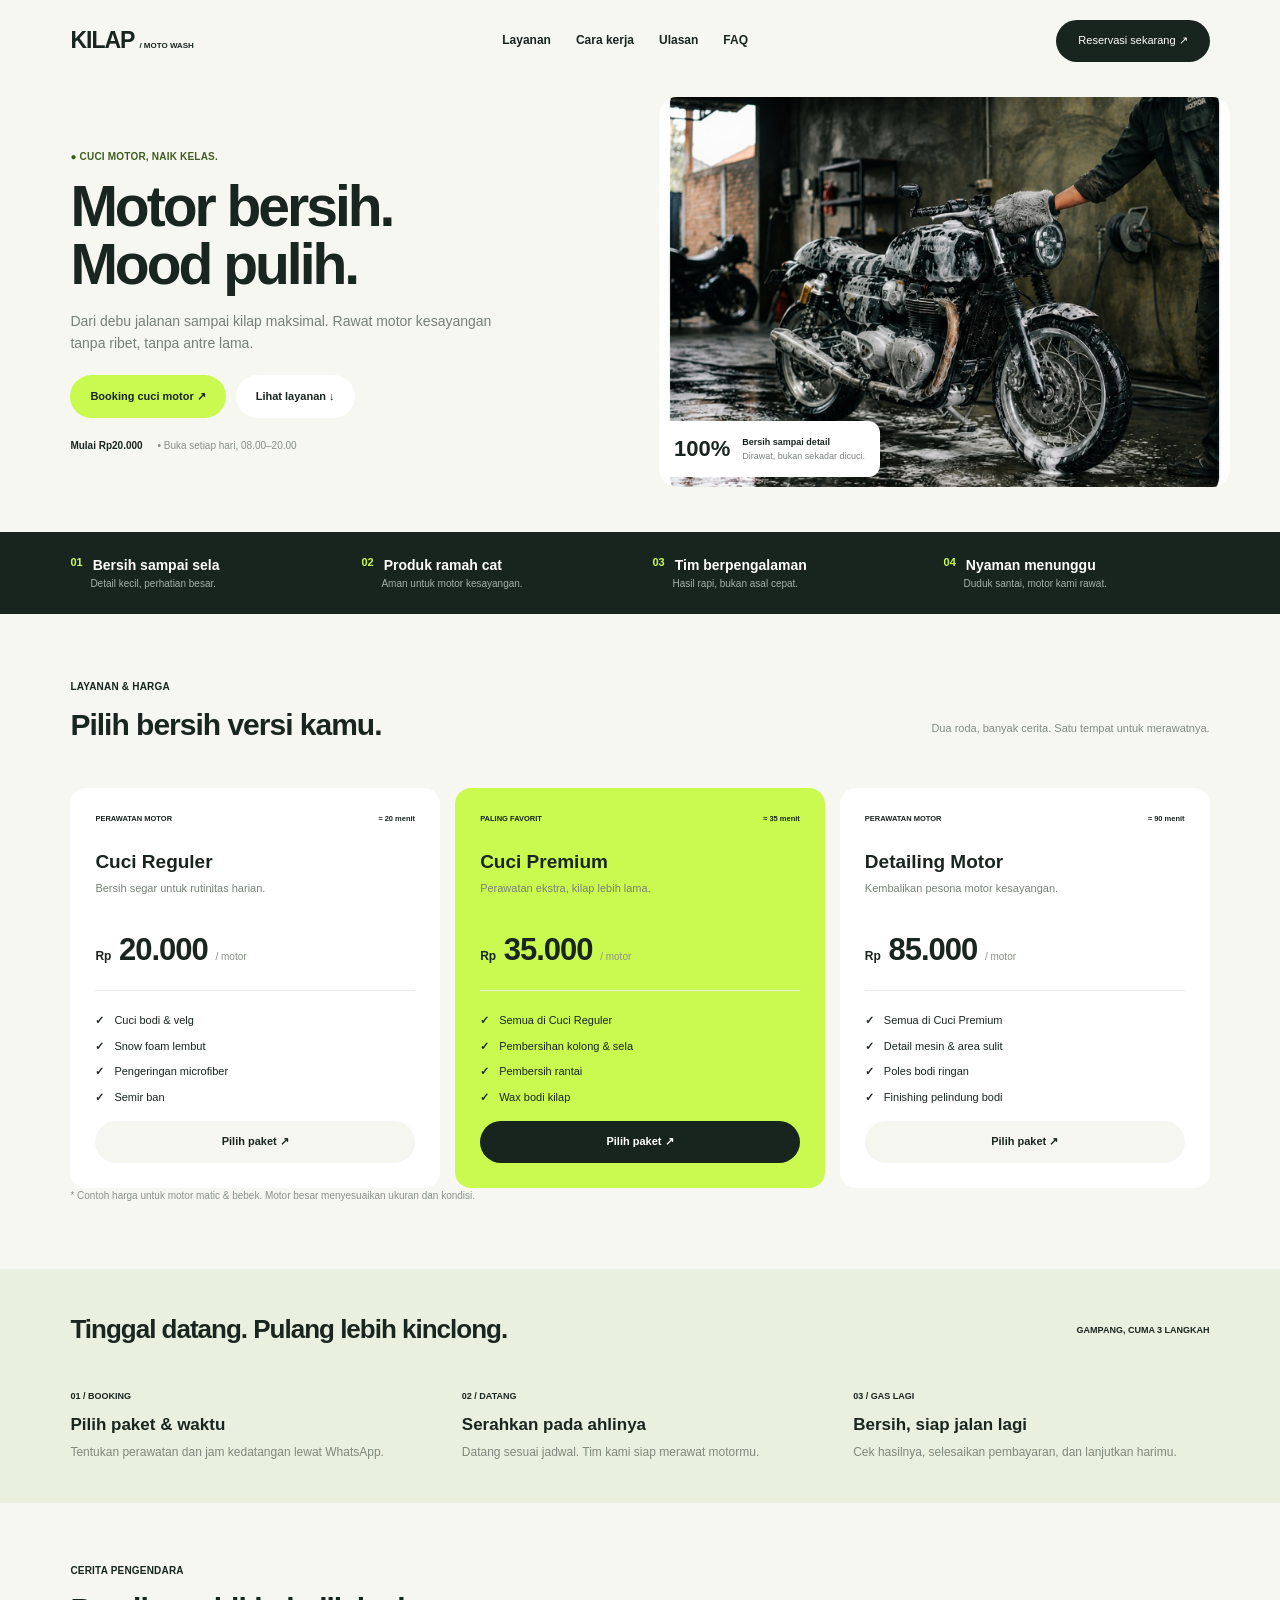
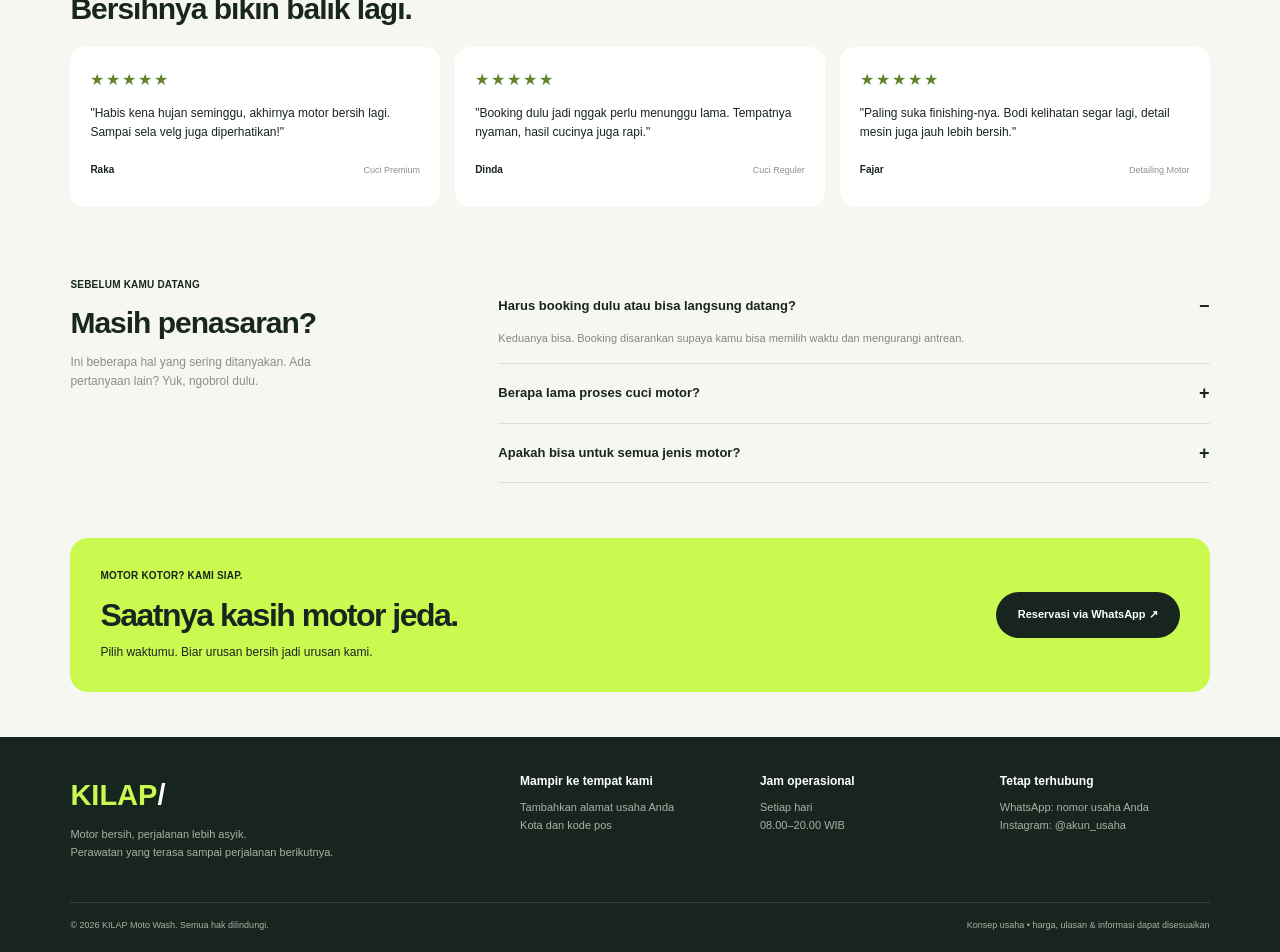
<file: index.html>
<!DOCTYPE html>
<html lang="id">
<head>
    <meta charset="UTF-8">
    <meta name="viewport" content="width=device-width, initial-scale=1.0">
    <title>KILAP - Moto Wash</title>

    <!-- Menghubungkan HTML dengan CSS -->
    <link rel="stylesheet" href="style.css">
</head>
<body>

    <!-- NAVBAR / MENU UTAMA -->
    <header class="navbar">
        <div class="logo">KILAP <span>/ MOTO WASH</span></div>

        <nav>
            <a href="#layanan">Layanan</a>
            <a href="#cara-kerja">Cara kerja</a>
            <a href="#ulasan">Ulasan</a>
            <a href="#faq">FAQ</a>
        </nav>

        <a href="#booking" class="btn-nav">Reservasi sekarang ↗</a>
    </header>

    <!-- BAGIAN HERO -->
    <section class="hero">
        <div class="hero-text">
            <p class="label">● CUCI MOTOR, NAIK KELAS.</p>

            <h1>Motor bersih.<br>Mood pulih.</h1>

            <p class="description">
                Dari debu jalanan sampai kilap maksimal.
                Rawat motor kesayangan tanpa ribet, tanpa antre lama.
            </p>

            <div class="hero-buttons">
                <a href="#booking" class="btn-primary">Booking cuci motor ↗</a>
                <a href="#layanan" class="btn-secondary">Lihat layanan ↓</a>
            </div>

            <p class="info">
                <strong>Mulai Rp20.000</strong>
                <span>• Buka setiap hari, 08.00–20.00</span>
            </p>
        </div>

        <div class="hero-image">
            <img src="motor-jpg.png" alt="Motor sedang dicuci">

            <div class="image-info">
                <strong>100%</strong>
                <div>
                    <b>Bersih sampai detail</b>
                    <small>Dirawat, bukan sekadar dicuci.</small>
                </div>
            </div>
        </div>
    </section>

    <!-- KEUNGGULAN -->
    <section class="features">
        <div>
            <span>01</span>
            <h4>Bersih sampai sela</h4>
            <p>Detail kecil, perhatian besar.</p>
        </div>

        <div>
            <span>02</span>
            <h4>Produk ramah cat</h4>
            <p>Aman untuk motor kesayangan.</p>
        </div>

        <div>
            <span>03</span>
            <h4>Tim berpengalaman</h4>
            <p>Hasil rapi, bukan asal cepat.</p>
        </div>

        <div>
            <span>04</span>
            <h4>Nyaman menunggu</h4>
            <p>Duduk santai, motor kami rawat.</p>
        </div>
    </section>

    <!-- LAYANAN DAN HARGA -->
    <section class="services" id="layanan">

        <div class="section-heading">
            <div>
                <p class="label">LAYANAN & HARGA</p>
                <h2>Pilih bersih versi kamu.</h2>
            </div>
            <p>Dua roda, banyak cerita. Satu tempat untuk merawatnya.</p>
        </div>

        <div class="service-container">

            <!-- PAKET REGULER -->
            <div class="service-card">
                <div class="card-top">
                    <small>PERAWATAN MOTOR</small>
                    <small>≈ 20 menit</small>
                </div>

                <h3>Cuci Reguler</h3>
                <p>Bersih segar untuk rutinitas harian.</p>

                <div class="price">
                    <span>Rp</span> 20.000
                    <small>/ motor</small>
                </div>

                <ul>
                    <li>Cuci bodi & velg</li>
                    <li>Snow foam lembut</li>
                    <li>Pengeringan microfiber</li>
                    <li>Semir ban</li>
                </ul>

                <a href="#booking" class="btn-card">Pilih paket ↗</a>
            </div>

            <!-- PAKET PREMIUM -->
            <div class="service-card featured">
                <div class="card-top">
                    <small>PALING FAVORIT</small>
                    <small>≈ 35 menit</small>
                </div>

                <h3>Cuci Premium</h3>
                <p>Perawatan ekstra, kilap lebih lama.</p>

                <div class="price">
                    <span>Rp</span> 35.000
                    <small>/ motor</small>
                </div>

                <ul>
                    <li>Semua di Cuci Reguler</li>
                    <li>Pembersihan kolong & sela</li>
                    <li>Pembersih rantai</li>
                    <li>Wax bodi kilap</li>
                </ul>

                <a href="#booking" class="btn-card dark">Pilih paket ↗</a>
            </div>

            <!-- PAKET DETAILING -->
            <div class="service-card">
                <div class="card-top">
                    <small>PERAWATAN MOTOR</small>
                    <small>≈ 90 menit</small>
                </div>

                <h3>Detailing Motor</h3>
                <p>Kembalikan pesona motor kesayangan.</p>

                <div class="price">
                    <span>Rp</span> 85.000
                    <small>/ motor</small>
                </div>

                <ul>
                    <li>Semua di Cuci Premium</li>
                    <li>Detail mesin & area sulit</li>
                    <li>Poles bodi ringan</li>
                    <li>Finishing pelindung bodi</li>
                </ul>

                <a href="#booking" class="btn-card">Pilih paket ↗</a>
            </div>

        </div>

        <p class="note">
            * Contoh harga untuk motor matic & bebek. Motor besar menyesuaikan ukuran dan kondisi.
        </p>
    </section>

    <!-- CARA KERJA -->
    <section class="steps" id="cara-kerja">
        <div class="steps-heading">
            <h2>Tinggal datang. Pulang lebih kinclong.</h2>
            <span>GAMPANG, CUMA 3 LANGKAH</span>
        </div>

        <div class="step-container">
            <div>
                <small>01 / BOOKING</small>
                <h3>Pilih paket & waktu</h3>
                <p>Tentukan perawatan dan jam kedatangan lewat WhatsApp.</p>
            </div>

            <div>
                <small>02 / DATANG</small>
                <h3>Serahkan pada ahlinya</h3>
                <p>Datang sesuai jadwal. Tim kami siap merawat motormu.</p>
            </div>

            <div>
                <small>03 / GAS LAGI</small>
                <h3>Bersih, siap jalan lagi</h3>
                <p>Cek hasilnya, selesaikan pembayaran, dan lanjutkan harimu.</p>
            </div>
        </div>
    </section>

    <!-- TESTIMONI -->
    <section class="testimonials" id="ulasan">
        <p class="label">CERITA PENGENDARA</p>
        <h2>Bersihnya bikin balik lagi.</h2>

        <div class="review-container">

            <div class="review-card">
                <div class="stars">★★★★★</div>
                <p>
                    "Habis kena hujan seminggu, akhirnya motor
                    bersih lagi. Sampai sela velg juga diperhatikan!"
                </p>
                <div class="review-bottom">
                    <b>Raka</b>
                    <small>Cuci Premium</small>
                </div>
            </div>

            <div class="review-card">
                <div class="stars">★★★★★</div>
                <p>
                    "Booking dulu jadi nggak perlu menunggu lama.
                    Tempatnya nyaman, hasil cucinya juga rapi."
                </p>
                <div class="review-bottom">
                    <b>Dinda</b>
                    <small>Cuci Reguler</small>
                </div>
            </div>

            <div class="review-card">
                <div class="stars">★★★★★</div>
                <p>
                    "Paling suka finishing-nya. Bodi kelihatan
                    segar lagi, detail mesin juga jauh lebih bersih."
                </p>
                <div class="review-bottom">
                    <b>Fajar</b>
                    <small>Detailing Motor</small>
                </div>
            </div>

        </div>
    </section>

    <!-- FAQ -->
    <section class="faq" id="faq">
        <div class="faq-intro">
            <p class="label">SEBELUM KAMU DATANG</p>
            <h2>Masih penasaran?</h2>
            <p>
                Ini beberapa hal yang sering ditanyakan.
                Ada pertanyaan lain? Yuk, ngobrol dulu.
            </p>
        </div>

        <div class="faq-list">

            <details open>
                <summary>Harus booking dulu atau bisa langsung datang?</summary>
                <p>
                    Keduanya bisa. Booking disarankan supaya kamu bisa
                    memilih waktu dan mengurangi antrean.
                </p>
            </details>

            <details>
                <summary>Berapa lama proses cuci motor?</summary>
                <p>
                    Sekitar 20–35 menit untuk cuci reguler dan premium.
                    Detailing membutuhkan sekitar 90 menit.
                </p>
            </details>

            <details>
                <summary>Apakah bisa untuk semua jenis motor?</summary>
                <p>
                    Bisa untuk motor matic, bebek, hingga motor besar.
                    Harga motor besar disesuaikan dengan ukuran dan kondisinya.
                </p>
            </details>

        </div>
    </section>

    <!-- BOOKING -->
    <section class="booking" id="booking">
        <div>
            <p class="label">MOTOR KOTOR? KAMI SIAP.</p>
            <h2>Saatnya kasih motor jeda.</h2>
            <p>Pilih waktumu. Biar urusan bersih jadi urusan kami.</p>
        </div>

        <a href="https://wa.me/6281234567890"
           target="_blank" class="btn-booking">
            Reservasi via WhatsApp ↗
        </a>
    </section>

    <!-- FOOTER -->
    <footer>
        <div class="footer-main">

            <div class="footer-brand">
                <h2>KILAP<span>/</span></h2>
                <p>
                    Motor bersih, perjalanan lebih asyik.<br>
                    Perawatan yang terasa sampai perjalanan berikutnya.
                </p>
            </div>

            <div>
                <h4>Mampir ke tempat kami</h4>
                <p>Tambahkan alamat usaha Anda<br>Kota dan kode pos</p>
            </div>

            <div>
                <h4>Jam operasional</h4>
                <p>Setiap hari<br>08.00–20.00 WIB</p>
            </div>

            <div>
                <h4>Tetap terhubung</h4>
                <p>WhatsApp: nomor usaha Anda<br>Instagram: @akun_usaha</p>
            </div>

        </div>

        <div class="footer-bottom">
            <p>© 2026 KILAP Moto Wash. Semua hak dilindungi.</p>
            <p>Konsep usaha • harga, ulasan & informasi dapat disesuaikan</p>
        </div>
    </footer>

</body>
</html>
</file>
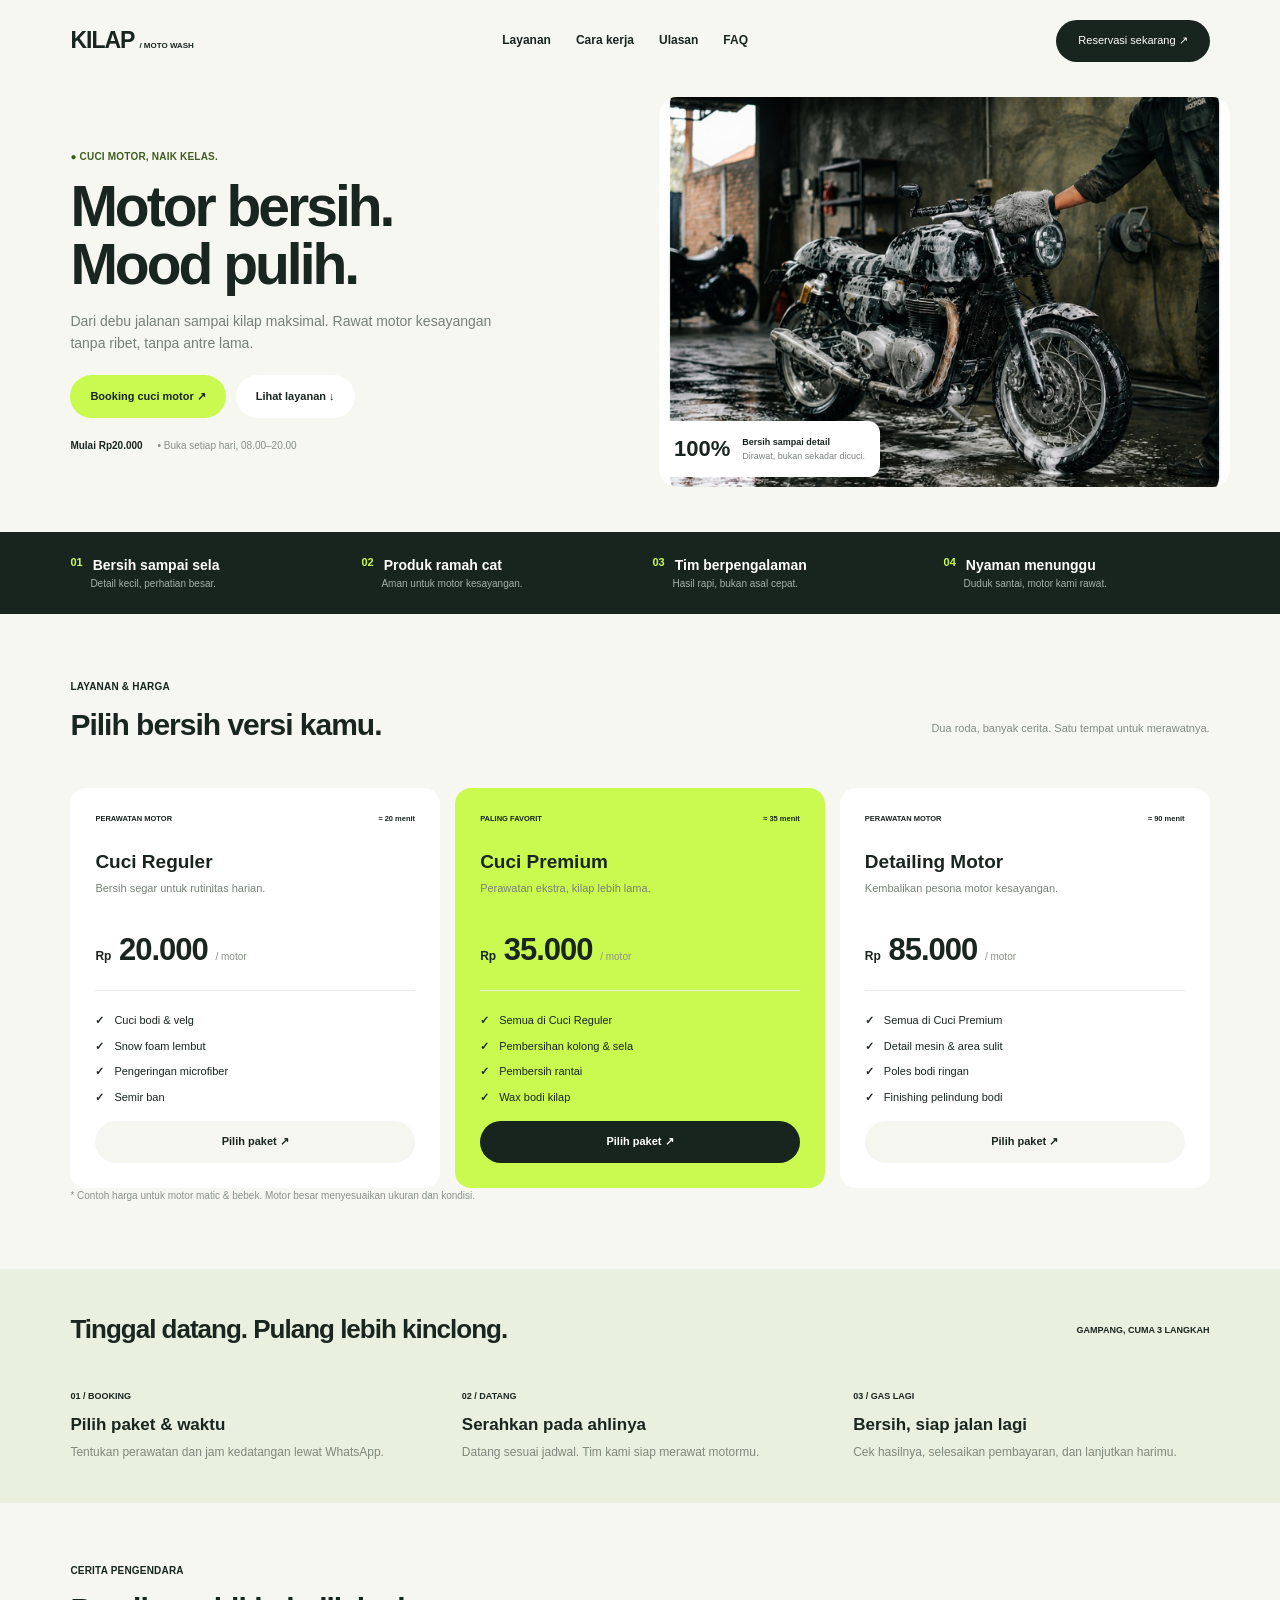
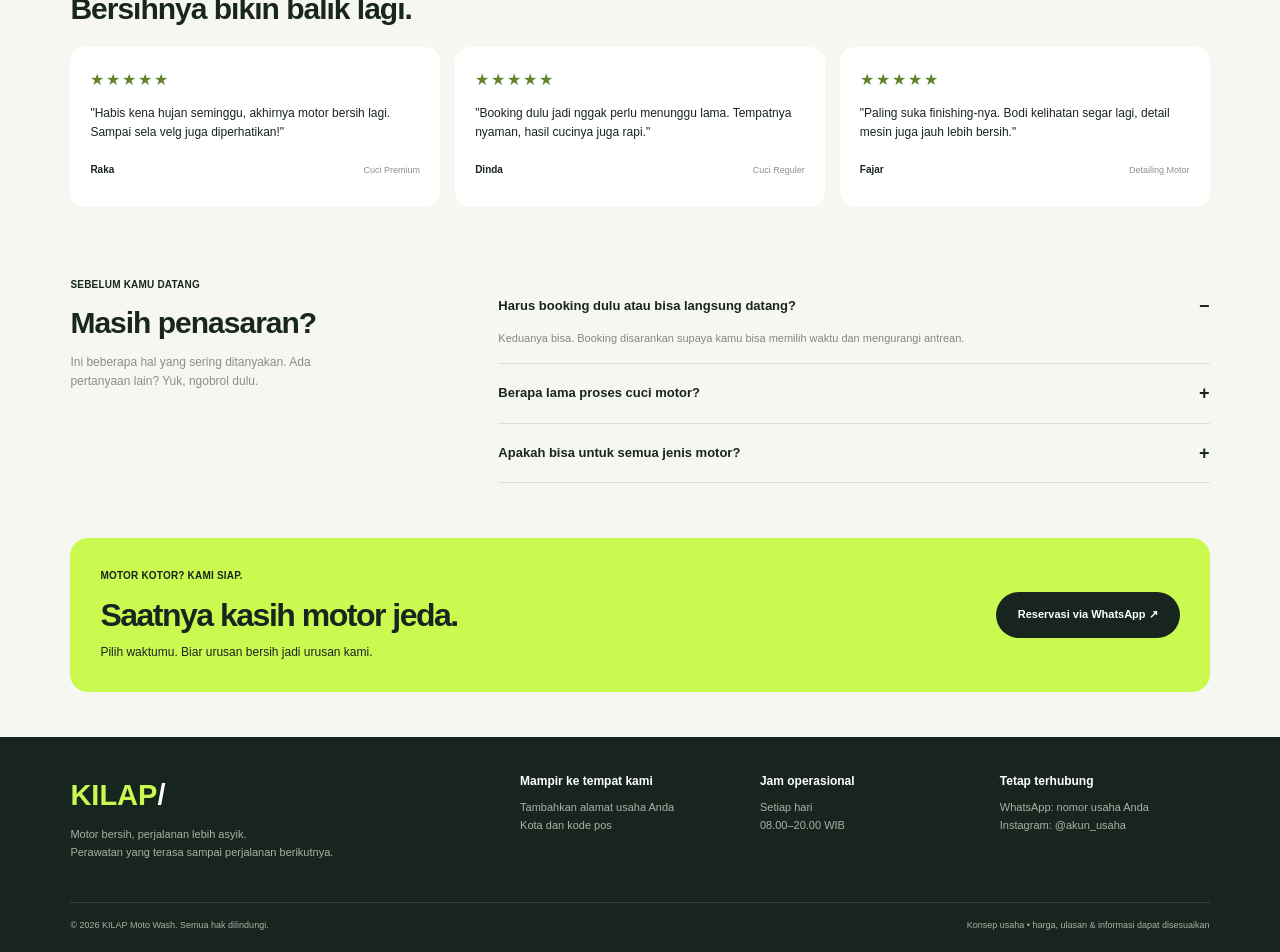
<file: indek.html>
<!DOCTYPE html>
<html lang="id">
<head>
    <meta charset="UTF-8">
    <meta name="viewport" content="width=device-width, initial-scale=1.0">
    <title>KILAP - Moto Wash</title>

    <!-- Menghubungkan HTML dengan CSS -->
    <link rel="stylesheet" href="style.css">
</head>
<body>

    <!-- NAVBAR / MENU UTAMA -->
    <header class="navbar">
        <div class="logo">KILAP <span>/ MOTO WASH</span></div>

        <nav>
            <a href="#layanan">Layanan</a>
            <a href="#cara-kerja">Cara kerja</a>
            <a href="#ulasan">Ulasan</a>
            <a href="#faq">FAQ</a>
        </nav>

        <a href="#booking" class="btn-nav">Reservasi sekarang ↗</a>
    </header>

    <!-- BAGIAN HERO -->
    <section class="hero">
        <div class="hero-text">
            <p class="label">● CUCI MOTOR, NAIK KELAS.</p>

            <h1>Motor bersih.<br>Mood pulih.</h1>

            <p class="description">
                Dari debu jalanan sampai kilap maksimal.
                Rawat motor kesayangan tanpa ribet, tanpa antre lama.
            </p>

            <div class="hero-buttons">
                <a href="#booking" class="btn-primary">Booking cuci motor ↗</a>
                <a href="#layanan" class="btn-secondary">Lihat layanan ↓</a>
            </div>

            <p class="info">
                <strong>Mulai Rp20.000</strong>
                <span>• Buka setiap hari, 08.00–20.00</span>
            </p>
        </div>

        <div class="hero-image">
            <img src="motor-jpg.png" alt="Motor sedang dicuci">

            <div class="image-info">
                <strong>100%</strong>
                <div>
                    <b>Bersih sampai detail</b>
                    <small>Dirawat, bukan sekadar dicuci.</small>
                </div>
            </div>
        </div>
    </section>

    <!-- KEUNGGULAN -->
    <section class="features">
        <div>
            <span>01</span>
            <h4>Bersih sampai sela</h4>
            <p>Detail kecil, perhatian besar.</p>
        </div>

        <div>
            <span>02</span>
            <h4>Produk ramah cat</h4>
            <p>Aman untuk motor kesayangan.</p>
        </div>

        <div>
            <span>03</span>
            <h4>Tim berpengalaman</h4>
            <p>Hasil rapi, bukan asal cepat.</p>
        </div>

        <div>
            <span>04</span>
            <h4>Nyaman menunggu</h4>
            <p>Duduk santai, motor kami rawat.</p>
        </div>
    </section>

    <!-- LAYANAN DAN HARGA -->
    <section class="services" id="layanan">

        <div class="section-heading">
            <div>
                <p class="label">LAYANAN & HARGA</p>
                <h2>Pilih bersih versi kamu.</h2>
            </div>
            <p>Dua roda, banyak cerita. Satu tempat untuk merawatnya.</p>
        </div>

        <div class="service-container">

            <!-- PAKET REGULER -->
            <div class="service-card">
                <div class="card-top">
                    <small>PERAWATAN MOTOR</small>
                    <small>≈ 20 menit</small>
                </div>

                <h3>Cuci Reguler</h3>
                <p>Bersih segar untuk rutinitas harian.</p>

                <div class="price">
                    <span>Rp</span> 20.000
                    <small>/ motor</small>
                </div>

                <ul>
                    <li>Cuci bodi & velg</li>
                    <li>Snow foam lembut</li>
                    <li>Pengeringan microfiber</li>
                    <li>Semir ban</li>
                </ul>

                <a href="#booking" class="btn-card">Pilih paket ↗</a>
            </div>

            <!-- PAKET PREMIUM -->
            <div class="service-card featured">
                <div class="card-top">
                    <small>PALING FAVORIT</small>
                    <small>≈ 35 menit</small>
                </div>

                <h3>Cuci Premium</h3>
                <p>Perawatan ekstra, kilap lebih lama.</p>

                <div class="price">
                    <span>Rp</span> 35.000
                    <small>/ motor</small>
                </div>

                <ul>
                    <li>Semua di Cuci Reguler</li>
                    <li>Pembersihan kolong & sela</li>
                    <li>Pembersih rantai</li>
                    <li>Wax bodi kilap</li>
                </ul>

                <a href="#booking" class="btn-card dark">Pilih paket ↗</a>
            </div>

            <!-- PAKET DETAILING -->
            <div class="service-card">
                <div class="card-top">
                    <small>PERAWATAN MOTOR</small>
                    <small>≈ 90 menit</small>
                </div>

                <h3>Detailing Motor</h3>
                <p>Kembalikan pesona motor kesayangan.</p>

                <div class="price">
                    <span>Rp</span> 85.000
                    <small>/ motor</small>
                </div>

                <ul>
                    <li>Semua di Cuci Premium</li>
                    <li>Detail mesin & area sulit</li>
                    <li>Poles bodi ringan</li>
                    <li>Finishing pelindung bodi</li>
                </ul>

                <a href="#booking" class="btn-card">Pilih paket ↗</a>
            </div>

        </div>

        <p class="note">
            * Contoh harga untuk motor matic & bebek. Motor besar menyesuaikan ukuran dan kondisi.
        </p>
    </section>

    <!-- CARA KERJA -->
    <section class="steps" id="cara-kerja">
        <div class="steps-heading">
            <h2>Tinggal datang. Pulang lebih kinclong.</h2>
            <span>GAMPANG, CUMA 3 LANGKAH</span>
        </div>

        <div class="step-container">
            <div>
                <small>01 / BOOKING</small>
                <h3>Pilih paket & waktu</h3>
                <p>Tentukan perawatan dan jam kedatangan lewat WhatsApp.</p>
            </div>

            <div>
                <small>02 / DATANG</small>
                <h3>Serahkan pada ahlinya</h3>
                <p>Datang sesuai jadwal. Tim kami siap merawat motormu.</p>
            </div>

            <div>
                <small>03 / GAS LAGI</small>
                <h3>Bersih, siap jalan lagi</h3>
                <p>Cek hasilnya, selesaikan pembayaran, dan lanjutkan harimu.</p>
            </div>
        </div>
    </section>

    <!-- TESTIMONI -->
    <section class="testimonials" id="ulasan">
        <p class="label">CERITA PENGENDARA</p>
        <h2>Bersihnya bikin balik lagi.</h2>

        <div class="review-container">

            <div class="review-card">
                <div class="stars">★★★★★</div>
                <p>
                    "Habis kena hujan seminggu, akhirnya motor
                    bersih lagi. Sampai sela velg juga diperhatikan!"
                </p>
                <div class="review-bottom">
                    <b>Raka</b>
                    <small>Cuci Premium</small>
                </div>
            </div>

            <div class="review-card">
                <div class="stars">★★★★★</div>
                <p>
                    "Booking dulu jadi nggak perlu menunggu lama.
                    Tempatnya nyaman, hasil cucinya juga rapi."
                </p>
                <div class="review-bottom">
                    <b>Dinda</b>
                    <small>Cuci Reguler</small>
                </div>
            </div>

            <div class="review-card">
                <div class="stars">★★★★★</div>
                <p>
                    "Paling suka finishing-nya. Bodi kelihatan
                    segar lagi, detail mesin juga jauh lebih bersih."
                </p>
                <div class="review-bottom">
                    <b>Fajar</b>
                    <small>Detailing Motor</small>
                </div>
            </div>

        </div>
    </section>

    <!-- FAQ -->
    <section class="faq" id="faq">
        <div class="faq-intro">
            <p class="label">SEBELUM KAMU DATANG</p>
            <h2>Masih penasaran?</h2>
            <p>
                Ini beberapa hal yang sering ditanyakan.
                Ada pertanyaan lain? Yuk, ngobrol dulu.
            </p>
        </div>

        <div class="faq-list">

            <details open>
                <summary>Harus booking dulu atau bisa langsung datang?</summary>
                <p>
                    Keduanya bisa. Booking disarankan supaya kamu bisa
                    memilih waktu dan mengurangi antrean.
                </p>
            </details>

            <details>
                <summary>Berapa lama proses cuci motor?</summary>
                <p>
                    Sekitar 20–35 menit untuk cuci reguler dan premium.
                    Detailing membutuhkan sekitar 90 menit.
                </p>
            </details>

            <details>
                <summary>Apakah bisa untuk semua jenis motor?</summary>
                <p>
                    Bisa untuk motor matic, bebek, hingga motor besar.
                    Harga motor besar disesuaikan dengan ukuran dan kondisinya.
                </p>
            </details>

        </div>
    </section>

    <!-- BOOKING -->
    <section class="booking" id="booking">
        <div>
            <p class="label">MOTOR KOTOR? KAMI SIAP.</p>
            <h2>Saatnya kasih motor jeda.</h2>
            <p>Pilih waktumu. Biar urusan bersih jadi urusan kami.</p>
        </div>

        <a href="https://wa.me/6281234567890"
           target="_blank" class="btn-booking">
            Reservasi via WhatsApp ↗
        </a>
    </section>

    <!-- FOOTER -->
    <footer>
        <div class="footer-main">

            <div class="footer-brand">
                <h2>KILAP<span>/</span></h2>
                <p>
                    Motor bersih, perjalanan lebih asyik.<br>
                    Perawatan yang terasa sampai perjalanan berikutnya.
                </p>
            </div>

            <div>
                <h4>Mampir ke tempat kami</h4>
                <p>Tambahkan alamat usaha Anda<br>Kota dan kode pos</p>
            </div>

            <div>
                <h4>Jam operasional</h4>
                <p>Setiap hari<br>08.00–20.00 WIB</p>
            </div>

            <div>
                <h4>Tetap terhubung</h4>
                <p>WhatsApp: nomor usaha Anda<br>Instagram: @akun_usaha</p>
            </div>

        </div>

        <div class="footer-bottom">
            <p>© 2026 KILAP Moto Wash. Semua hak dilindungi.</p>
            <p>Konsep usaha • harga, ulasan & informasi dapat disesuaikan</p>
        </div>
    </footer>

</body>
</html>
</file>
<file: style.css>
* {
    margin: 0;
    padding: 0;
    box-sizing: border-box;
}

html {
    scroll-behavior: smooth;
}

body {
    font-family: Arial, Helvetica, sans-serif;
    background: #f6f7f1;
    color: #19251f;
    line-height: 1.6;
}

a {
    text-decoration: none;
    color: inherit;
}

.label {
    font-size: 10px;
    font-weight: bold;
    margin-bottom: 12px;
    letter-spacing: 0.2px;
}


/* =================================
   2. NAVBAR / MENU
================================= */

.navbar {
    width: 100%;
    padding: 20px 5.5%;
    display: flex;
    justify-content: space-between;
    align-items: center;
}

.logo {
    font-size: 23px;
    font-weight: 900;
    letter-spacing: -1px;
}

.logo span {
    font-size: 8px;
    letter-spacing: 0;
}

.navbar nav {
    display: flex;
    gap: 25px;
}

.navbar nav a {
    font-size: 12px;
    font-weight: 600;
    transition: 0.3s;
}

.navbar nav a:hover {
    color: #8aaf1e;
}

.btn-nav {
    background: #17251e;
    color: white;
    padding: 12px 22px;
    border-radius: 30px;
    font-size: 11px;
    transition: 0.3s;
}

.btn-nav:hover {
    background: #b8ec39;
    color: #17251e;
}


/* =================================
   3. HERO SECTION
================================= */

.hero {
    display: grid;
    grid-template-columns: 1fr 1.1fr;
    align-items: center;
    gap: 50px;
    padding: 25px 5.5% 35px;
}

.hero-text .label {
    color: #405e21;
}

.hero-text h1 {
    font-size: clamp(40px, 5vw, 57px);
    line-height: 1.02;
    letter-spacing: -3px;
    margin-bottom: 17px;
}

.description {
    font-size: 14px;
    color: #778078;
    margin-bottom: 20px;
    max-width: 440px;
}

.hero-buttons {
    display: flex;
    align-items: center;
    gap: 10px;
}

.btn-primary {
    background: #cafa50;
    padding: 13px 20px;
    border-radius: 30px;
    font-size: 11px;
    font-weight: bold;
    transition: 0.3s;
}

.btn-primary:hover {
    background: #b1e92e;
    transform: translateY(-2px);
}

.btn-secondary {
    background: white;
    padding: 13px 20px;
    border-radius: 30px;
    font-size: 11px;
    font-weight: bold;
}

.info {
    margin-top: 20px;
    font-size: 10px;
    color: #879087;
}

.info strong {
    color: #19251f;
    margin-right: 12px;
}

.hero-image {
    position: relative;
    height: 390px;
    border-radius: 18px;
}

.hero-image img {
    width: 100%;
    height: 100%;
    object-fit: cover;
    border-radius: 18px;
    display: block;
    transform: translate(20px, -10px);
}
.hero-image img {
    transition: transform 0.4s ease;
}

.hero-image img:hover {
    transform: scale(1.05);
}

.image-info {
    position: absolute;
    bottom: 20px;
    left: 20px;
    background: white;
    border-radius: 12px;
    padding: 10px 15px;
    display: flex;
    gap: 12px;
    align-items: center;
}

.image-info strong {
    font-size: 22px;
}

.image-info b,
.image-info small {
    display: block;
    font-size: 9px;
}

.image-info small {
    color: #7b837d;
}


/* =================================
   4. KEUNGGULAN
================================= */

.features {
    background: #17251e;
    color: white;
    padding: 22px 5.5%;
    display: grid;
    grid-template-columns: repeat(4, 1fr);
    gap: 25px;
}

.features span {
    color: #cafa50;
    font-size: 11px;
    font-weight: bold;
    float: left;
    margin-right: 10px;
}

.features h4 {
    font-size: 14px;
    font-weight: 600;
}

.features p {
    font-size: 10px;
    color: #a6b0a8;
    margin-left: 20px;
}


/* =================================
   5. LAYANAN DAN HARGA
================================= */

.services {
    padding: 65px 5.5%;
}

.section-heading {
    display: flex;
    justify-content: space-between;
    align-items: end;
    margin-bottom: 25px;
}

.section-heading h2,
.testimonials h2,
.faq h2 {
    font-size: 30px;
    letter-spacing: -1px;
    line-height: 1.2;
}

.section-heading > p {
    font-size: 11px;
    color: #828b83;
    padding-bottom: 5px;
}

.service-container {
    display: grid;
    grid-template-columns: repeat(3, 1fr);
    gap: 15px;
}

.service-card {
    background: white;
    padding: 25px;
    border-radius: 16px;
    transition: 0.3s;
    transform: translateY(20px);
}

.service-card:hover {
    transform: translateY(-5px);
}

.service-card.featured {
    background: #cafa50;
}

.card-top {
    display: flex;
    justify-content: space-between;
    font-size: 9px;
    font-weight: bold;
    margin-bottom: 22px;
}

.service-card h3 {
    font-size: 19px;
    margin-bottom: 3px;
}

.service-card > p {
    font-size: 11px;
    color: #788078;
    min-height: 30px;
}

.price {
    font-size: 31px;
    font-weight: 800;
    letter-spacing: -1px;
    margin: 15px 0;
}

.price span {
    font-size: 12px;
    letter-spacing: 0;
}

.price small {
    font-size: 10px;
    color: #899087;
    font-weight: normal;
    letter-spacing: 0;
}

.service-card ul {
    list-style: none;
    border-top: 1px solid #e8eae5;
    padding-top: 13px;
    margin-bottom: 15px;
}

.service-card li {
    font-size: 11px;
    margin: 8px 0;
}

.service-card li::before {
    content: "✓";
    font-weight: bold;
    margin-right: 10px;
}

.btn-card {
    display: block;
    background: #f5f6f0;
    padding: 12px;
    border-radius: 30px;
    text-align: center;
    font-size: 11px;
    font-weight: bold;
    transition: 0.3s;
}

.btn-card:hover {
    background: #17251e;
    color: white;
}

.btn-card.dark {
    background: #17251e;
    color: white;
}

.btn-card.dark:hover {
    background: white;
    color: #17251e;
}

.note {
    font-size: 10px;
    color: #8a928b;
    margin-top: 20px;
}


/* =================================
   6. CARA KERJA
================================= */

.steps {
    background: #eaf0df;
    padding: 40px 5.5%;
}

.steps-heading {
    display: flex;
    justify-content: space-between;
    align-items: center;
    margin-bottom: 30px;
}

.steps-heading h2 {
    font-size: 26px;
    letter-spacing: -1px;
}

.steps-heading span {
    font-size: 9px;
    font-weight: bold;
}

.step-container {
    display: grid;
    grid-template-columns: repeat(3, 1fr);
    gap: 35px;
}

.step-container small {
    font-size: 9px;
    font-weight: bold;
}

.step-container h3 {
    font-size: 17px;
    margin: 5px 0;
}

.step-container p {
    color: #7e887e;
    font-size: 12px;
}


/* =================================
   7. TESTIMONI
================================= */

.testimonials {
    padding: 60px 5.5% 35px;
}

.review-container {
    display: grid;
    grid-template-columns: repeat(3, 1fr);
    gap: 15px;
    margin-top: 20px;
}

.review-card {
    background: white;
    padding: 20px;
    border-radius: 15px;
    min-height: 160px;
}

.stars {
    color: #62832d;
    font-size: 16px;
    letter-spacing: 2px;
}

.review-card > p {
    font-size: 12px;
    margin: 12px 0 20px;
    line-height: 1.6;
}

.review-bottom {
    display: flex;
    justify-content: space-between;
    align-items: center;
}

.review-bottom b {
    font-size: 10px;
}

.review-bottom small {
    font-size: 9px;
    color: #899087;
}


/* =================================
   8. FAQ / PERTANYAAN
================================= */

.faq {
    display: grid;
    grid-template-columns: 0.7fr 1.3fr;
    gap: 45px;
    padding: 35px 5.5% 55px;
}

.faq-intro > p:last-child {
    font-size: 12px;
    color: #879087;
    margin-top: 12px;
    max-width: 260px;
}

.faq-list details {
    border-bottom: 1px solid #dedfd9;
    padding: 15px 0;
}

.faq-list summary {
    font-size: 13px;
    font-weight: bold;
    cursor: pointer;
    list-style: none;
    display: flex;
    justify-content: space-between;
    align-items: center;
}

.faq-list summary::after {
    content: "−";
    font-size: 18px;
}

.faq-list details:not([open]) summary::after {
    content: "+";
}

.faq-list details p {
    font-size: 11px;
    color: #818980;
    margin-top: 10px;
}


/* =================================
   9. BOOKING / AJAKAN
================================= */

.booking {
    margin: 0 5.5% 45px;
    padding: 30px;
    background: #cafa50;
    border-radius: 18px;
    display: flex;
    justify-content: space-between;
    align-items: center;
}

.booking h2 {
    font-size: 32px;
    letter-spacing: -1.5px;
    line-height: 1.2;
    margin-bottom: 8px;
}

.booking p:last-child {
    font-size: 12px;
}

.btn-booking {
    background: #17251e;
    color: white;
    border-radius: 30px;
    padding: 14px 22px;
    font-size: 11px;
    font-weight: bold;
    transition: 0.3s;
}

.btn-booking:hover {
    background: white;
    color: #17251e;
}


/* =================================
   10. FOOTER
================================= */

footer {
    background: #17251e;
    color: white;
    padding: 35px 5.5% 20px;
}

.footer-main {
    display: grid;
    grid-template-columns: 2fr 1fr 1fr 1fr;
    gap: 30px;
    padding-bottom: 40px;
}

.footer-brand h2 {
    color: #cafa50;
    font-size: 29px;
    margin-bottom: 8px;
}

.footer-brand h2 span {
    color: white;
}

.footer-brand p,
.footer-main > div:not(:first-child) p {
    font-size: 11px;
    color: #a7b1a8;
}

.footer-main h4 {
    font-size: 12px;
    margin-bottom: 8px;
}

.footer-bottom {
    border-top: 1px solid #354139;
    padding-top: 15px;
    display: flex;
    justify-content: space-between;
    font-size: 9px;
    color: #a7b1a8;
}


/* =================================
   11. RESPONSIVE / TAMPILAN HP
================================= */

@media (max-width: 900px) {

    .hero {
        gap: 25px;
    }

    .hero-image {
        height: 320px;
    }

    .service-card {
        padding: 17px;
    }

    .price {
        font-size: 25px;
    }

}

@media (max-width: 650px) {

    .navbar {
        flex-wrap: wrap;
        gap: 15px;
    }

    .navbar nav {
        order: 3;
        width: 100%;
        justify-content: space-between;
        gap: 10px;
    }

    .navbar nav a {
        font-size: 11px;
    }

    .btn-nav {
        font-size: 10px;
        padding: 10px 14px;
    }

    .hero {
        grid-template-columns: 1fr;
        padding-top: 30px;
    }

    .hero-text h1 {
        font-size: 45px;
    }

    .hero-image {
        height: 280px;
    }

    .features {
        grid-template-columns: repeat(2, 1fr);
    }

    .section-heading {
        display: block;
    }

    .section-heading > p {
        margin-top: 10px;
    }

    .service-container {
        grid-template-columns: 1fr;
    }

    .service-card {
        padding: 25px;
    }

    .steps-heading {
        display: block;
    }

    .steps-heading span {
        display: block;
        margin-top: 8px;
    }

    .step-container {
        grid-template-columns: 1fr;
        gap: 25px;
    }

    .review-container {
        grid-template-columns: 1fr;
    }

    .faq {
        grid-template-columns: 1fr;
        gap: 20px;
    }

    .booking {
        flex-direction: column;
        align-items: flex-start;
        gap: 20px;
    }

    .booking h2 {
        font-size: 27px;
    }

    .footer-main {
        grid-template-columns: 1fr 1fr;
    }

    .footer-bottom {
        flex-direction: column;
        gap: 10px;
    }

}

@media (max-width: 380px) {

    .hero-text h1 {
        font-size: 38px;
    }

    .hero-buttons {
        flex-wrap: wrap;
    }

    .footer-main {
        grid-template-columns: 1fr;
    }

}
</file>
